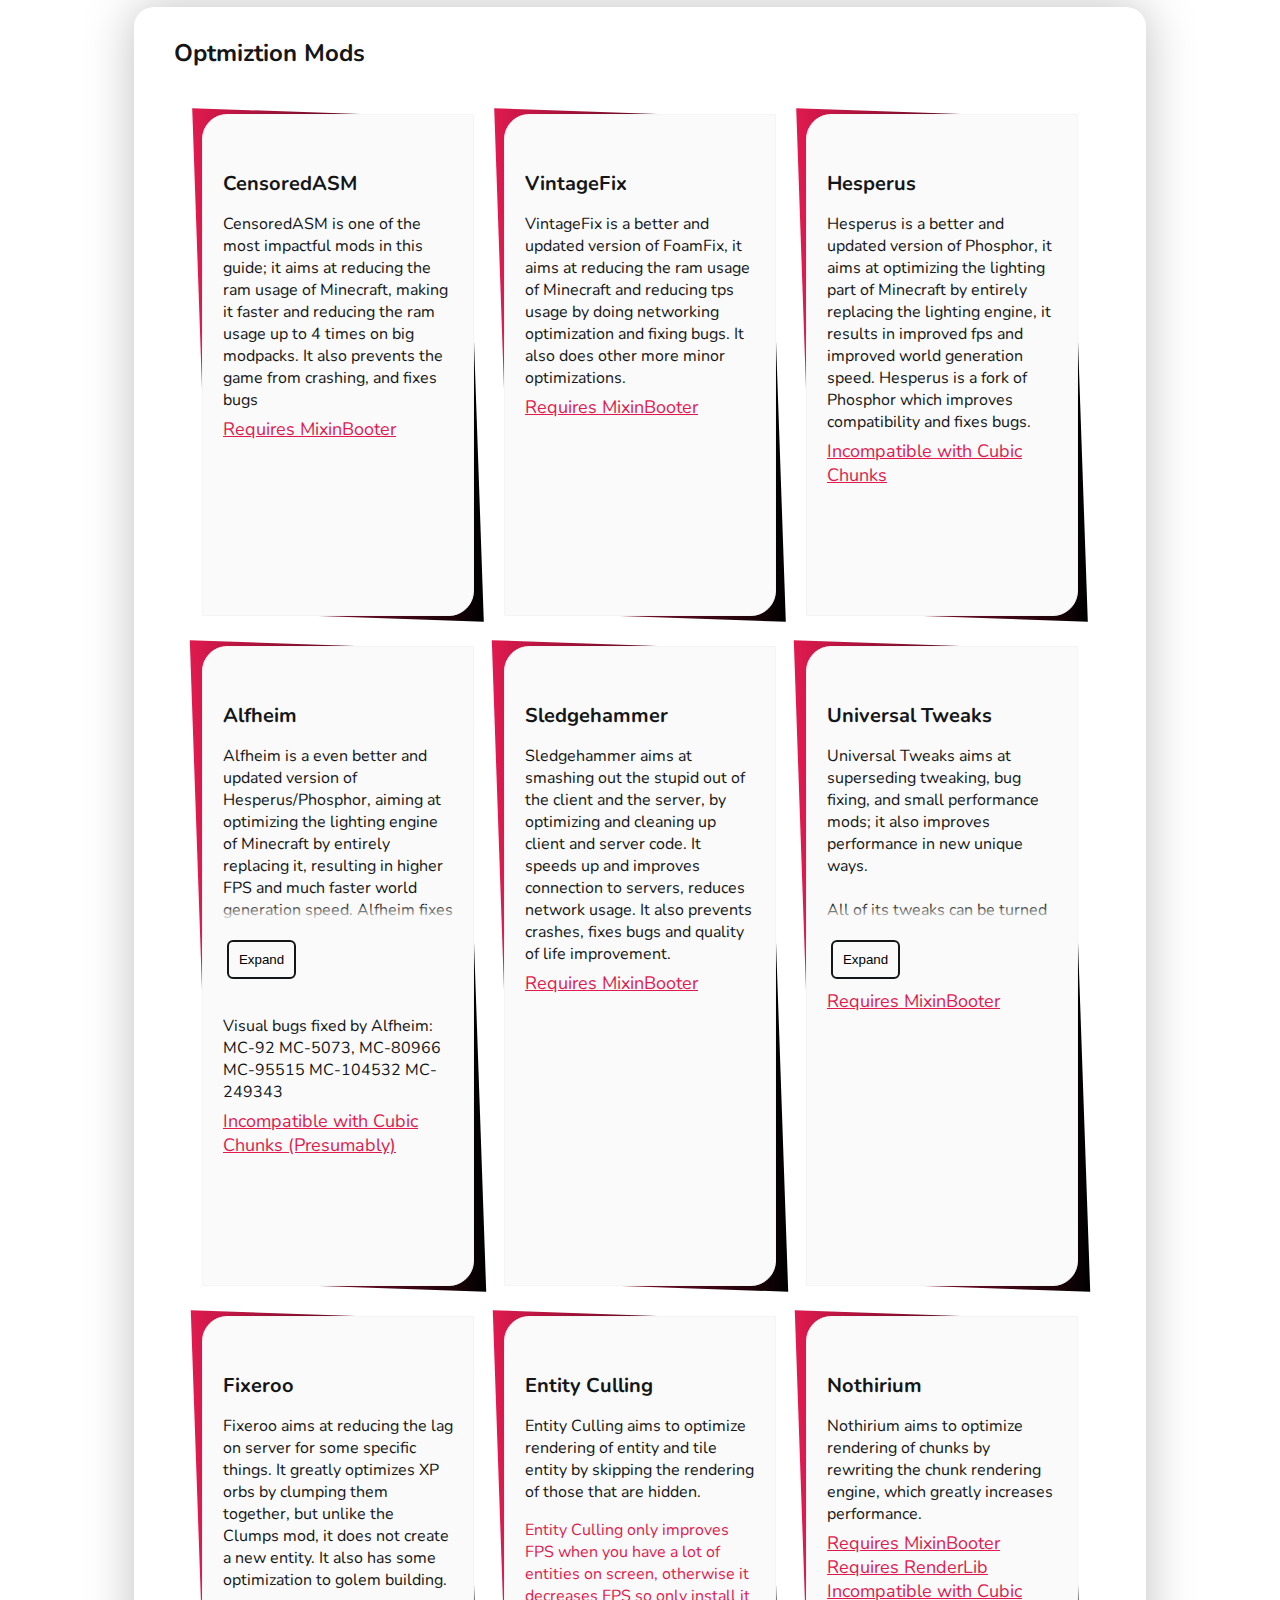
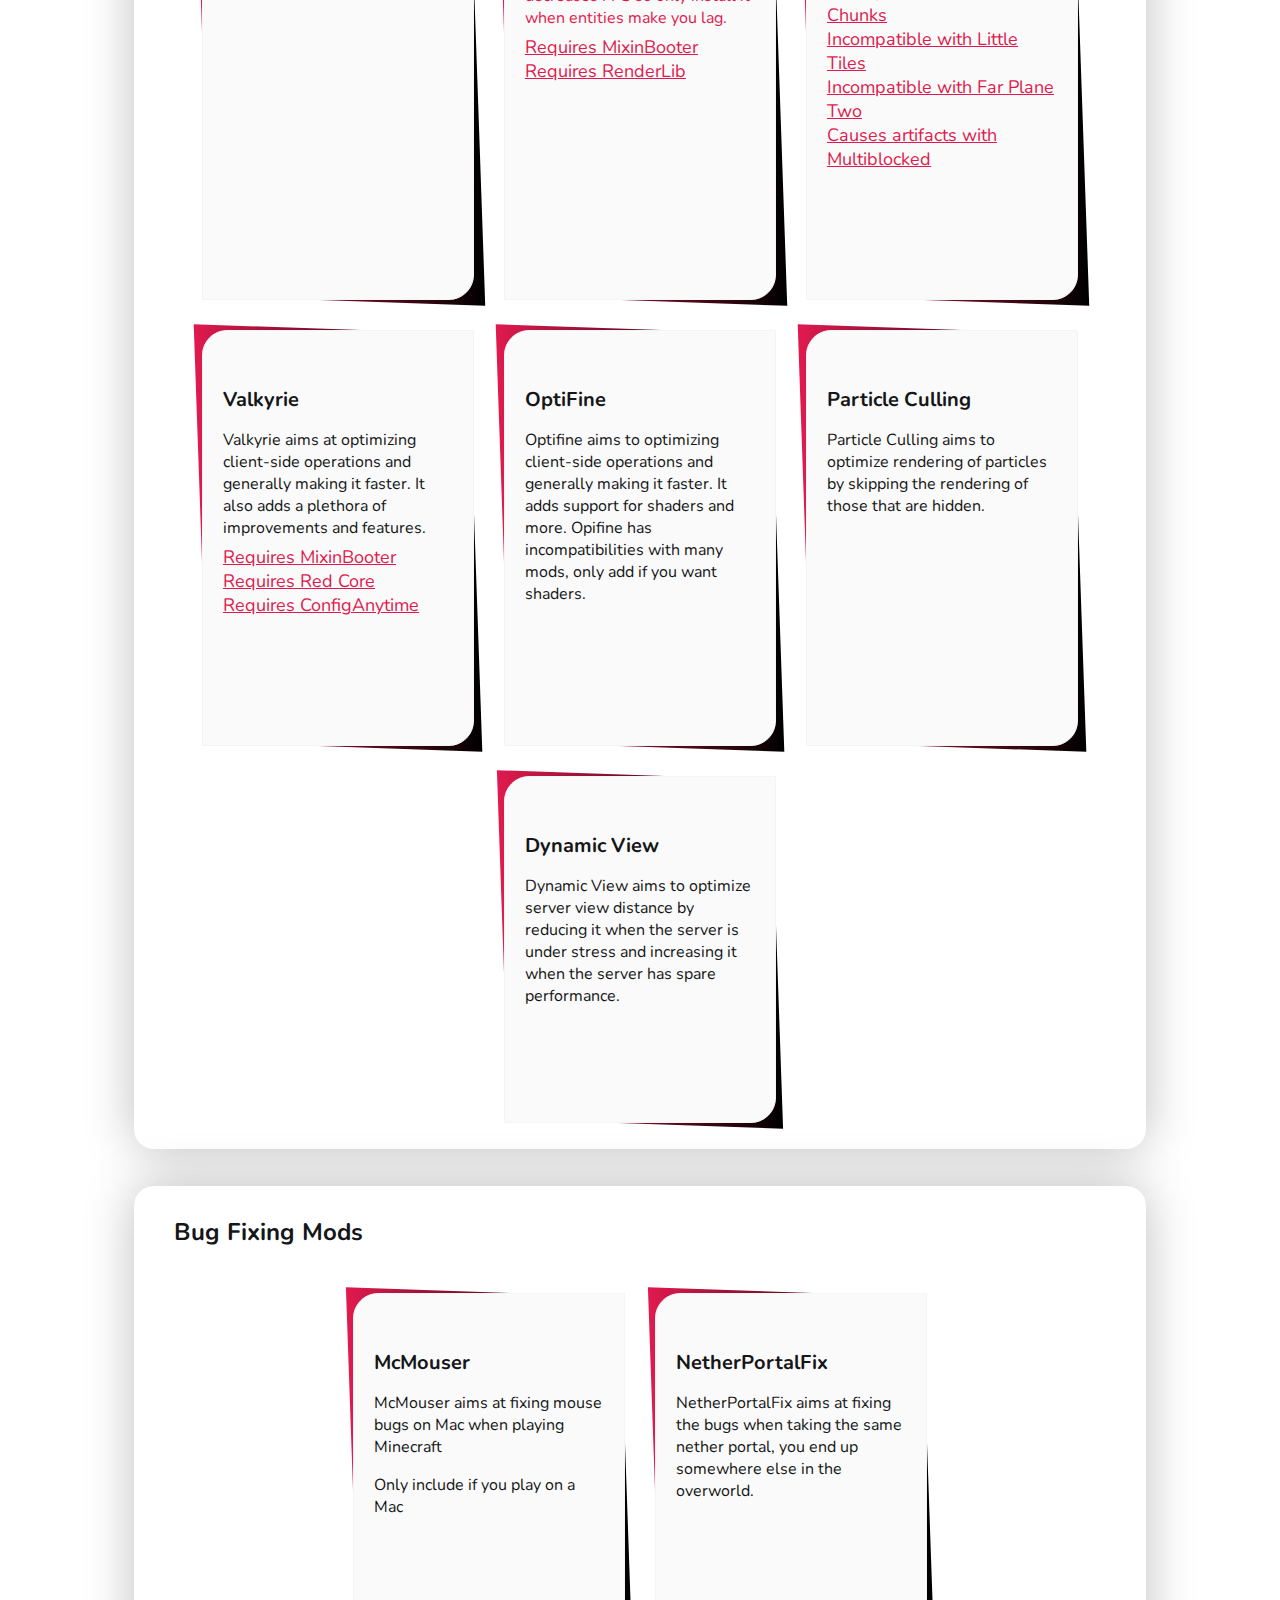
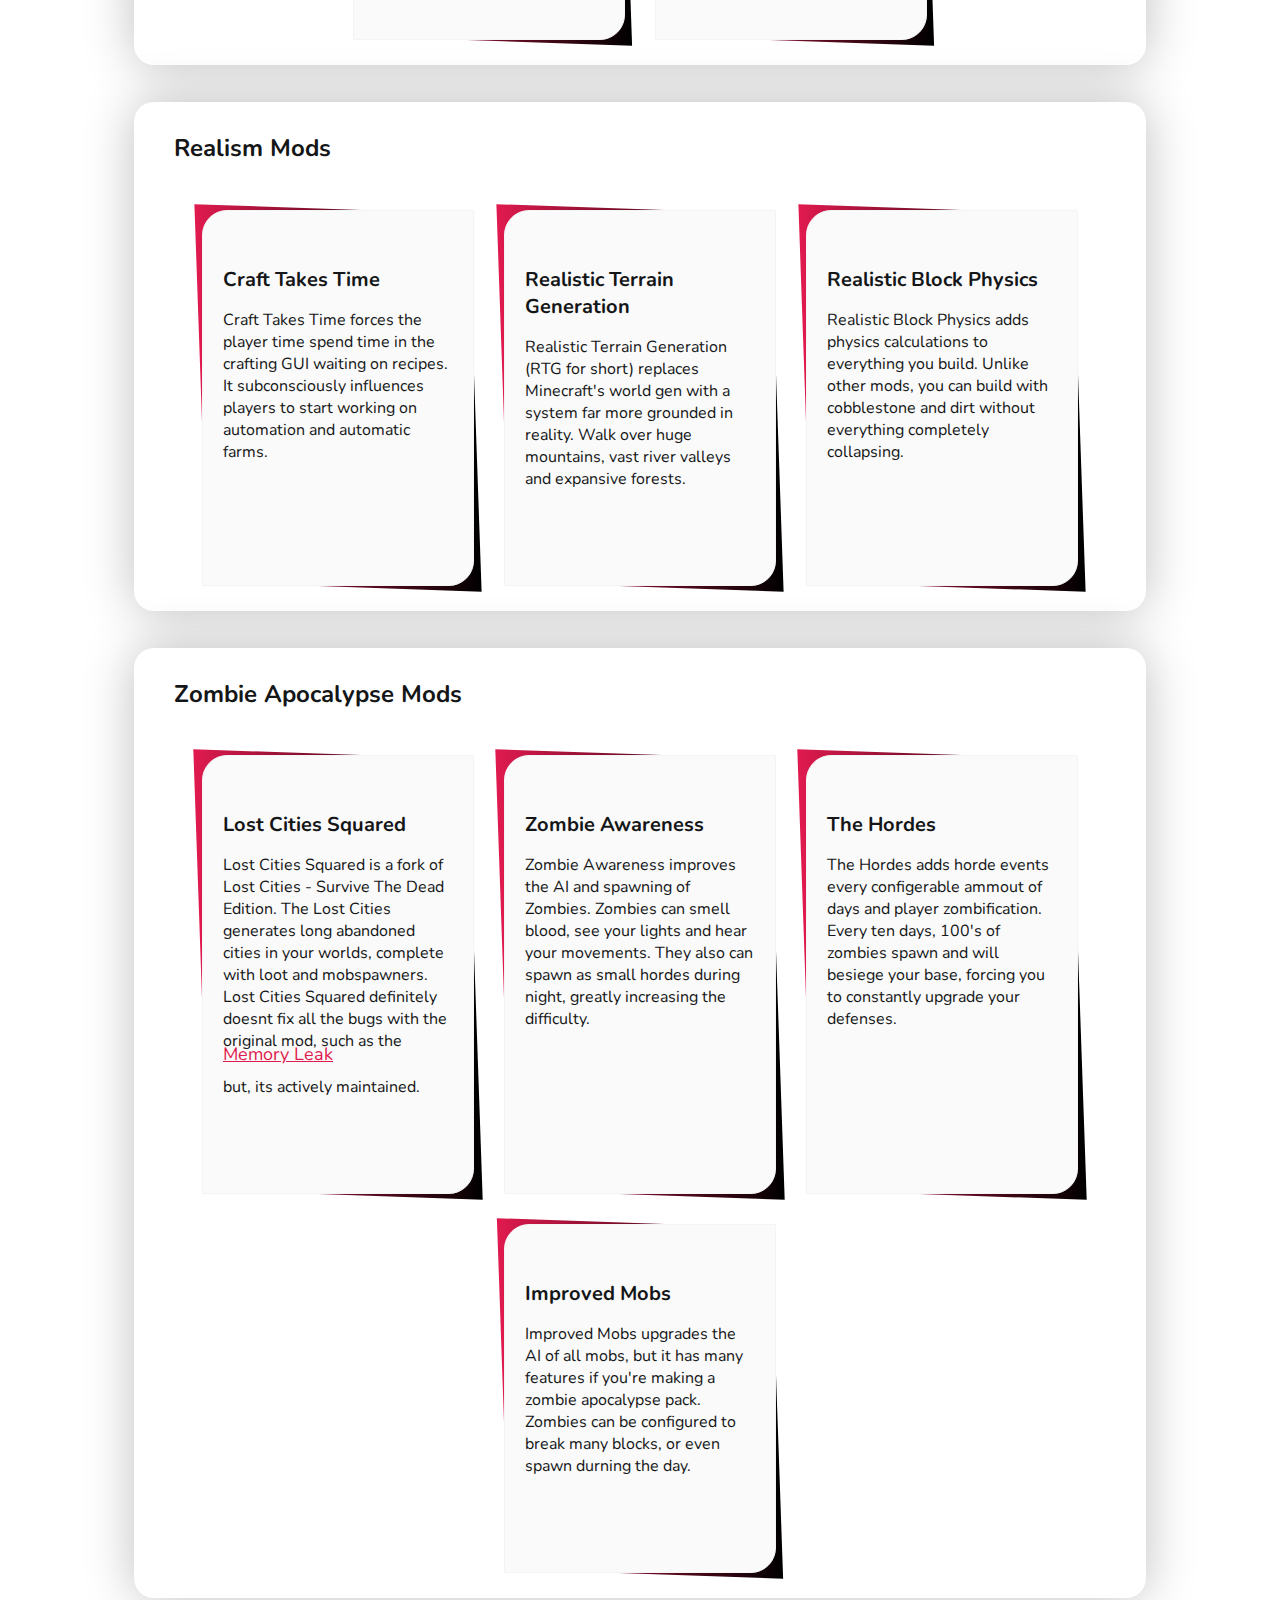
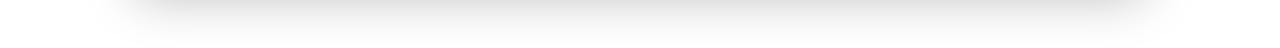
<file: index.html>
<!DOCTYPE html>
<html lang="en">
    <head>
        <meta charset="utf-8">
        <meta http-equiv="X-UA-Compatible" content="IE=edge">
        <title>Strubium's Mod List</title>
        <meta name="viewport" content="width=device-width, initial-scale=1">
        <link rel="stylesheet" href="opticraft.css">
        <link rel="apple-touch-icon" sizes="180x180" href="assets/apple-touch-icon.png">
        <link rel="icon" type="image/png" sizes="32x32" href="assets/favicon-32x32.png">
        <link rel="icon" type="image/png" sizes="16x16" href="assets/favicon-16x16.png">
        <link rel="manifest" href="assets/site.webmanifest">
        <link rel="mask-icon" href="assets/safari-pinned-tab.svg" color="#5bbad5">
        <link rel="shortcut icon" href="assets/favicon.ico">
        <meta name="msapplication-TileColor" content="#da532c">
        <meta name="msapplication-config" content="assets/browserconfig.xml">
        <meta name="theme-color" content="#ffffff">
    </head>
    <body>
        <!-- Optmiztion -->
        <div class="box">
            <h2 class="sides">Optmiztion Mods</h2>
            <ul class="tilesWrap"><li>
                    <h3 class="censored">CensoredASM</h3>
                    <p>
                        <span class="censored">CensoredASM</span> is one of the most impactful mods in this guide; it aims at reducing the ram usage of Minecraft, making it faster and reducing the ram usage up to 4 times on big modpacks.
                        It also prevents the game from crashing, and fixes bugs
                    </p>
                    <a href="https://www.curseforge.com/minecraft/mc-mods/mixin-booter/files" target="_blank">Requires MixinBooter</a>
                    <button onclick="window.open('https://www.curseforge.com/minecraft/mc-mods/lolasm/files','_blank')">Download on CurseForge</button>
                </li>
                <li>
                    <h3>VintageFix</h3>
                    <p>
                        VintageFix is a better and updated version of FoamFix, it aims at reducing the ram usage of Minecraft and reducing tps usage by doing networking optimization and fixing bugs.
                        It also does other more minor optimizations.
                    </p>
                    <a href="https://www.curseforge.com/minecraft/mc-mods/mixin-booter/files" target="_blank">Requires MixinBooter</a>
                    <button onclick="window.open('https://www.curseforge.com/minecraft/mc-mods/vintagefix/files','_blank')">Download on CurseForge</button>
                    <br>
                    <button onclick="window.open('https://modrinth.com/mod/vintagefix/versions','_blank')">Download on Modrinth</button>
                </li>
                <li>
                    <h3 class="hesperus">Hesperus</h3>
                    <p>
                        <span class="hesperus">Hesperus</span> is a better and updated version of Phosphor, it aims at optimizing the lighting part of Minecraft by entirely replacing the lighting engine, it results in improved fps and improved world generation speed.
                        Hesperus is a fork of <span class="phosphor">Phosphor</span> which improves compatibility and fixes bugs.
                    </p>
                    <a href="https://www.curseforge.com/minecraft/mc-mods/opencubicchunks" target="_blank">Incompatible with Cubic Chunks</a>
                    <button onclick="window.open('https://www.curseforge.com/minecraft/mc-mods/hesperus/files','_blank')">Download on CurseForge</button>
                    <br>
                    <button onclick="window.open('https://modrinth.com/mod/vintagefix/versions','_blank')">Download on Modrinth</button>

                </li>
                <li>
                    <h3 class="alfheim">Alfheim</h3>
                    <p>
                        <span class="alfheim">Alfheim</span> is a even better and updated version of Hesperus/Phosphor, aiming at optimizing the lighting engine of Minecraft by entirely replacing it, resulting in higher FPS and much faster world generation speed.
                        Alfheim fixes more bugs than Hesperus and Phosphor, making it better for larger packs 
                    </p> 
                    <input class="expand" type="checkbox" checked>
                    <p>Visual bugs fixed by Alfheim: 
                        MC-92
                        MC-5073, 
                        MC-80966 
                        MC-95515
                        MC-104532
                        MC-249343
                    </p>
                    
                    <a href="https://www.curseforge.com/minecraft/mc-mods/opencubicchunks" target="_blank">Incompatible with Cubic Chunks (Presumably)</a>
                    <button onclick="window.open('https://www.curseforge.com/minecraft/mc-mods/alfheim/files','_blank')">Download on CurseForge</button>
                    <br>
                    <button onclick="window.open('https://modrinth.com/mod/alfheim/versions','_blank')">Download on Modrinth</button>
                </li>
                <li>
                    <h3>Sledgehammer</h3>
                    <p>
                        Sledgehammer aims at smashing out the stupid out of the client and the server, by optimizing and cleaning up client and server code.
                        It speeds up and improves connection to servers, reduces network usage.
                        It also prevents crashes, fixes bugs and quality of life improvement.
                    </p>
                    <a href="https://www.curseforge.com/minecraft/mc-mods/mixin-booter/files" target="_blank">Requires MixinBooter</a>
                    <button onclick="window.open('https://www.curseforge.com/minecraft/mc-mods/sledgehammer/files/4501755','_blank')">Download on CurseForge</button>
                    <br>
                    <button onclick="window.open('https://modrinth.com/plugin/sledgehammer/versions','_blank')">Download on Modrinth</button>
                </li>
                <li>
                    <h3>Universal Tweaks</h3>
                    <p>
                        Universal Tweaks aims at superseding tweaking, bug fixing, and small performance mods; it also improves performance in new unique ways.<br><br>
                        All of its tweaks can be turned on or off.<br><br>
                        Starting with version 1.8 Universal Tweaks includes the entirety of the DupeFix Project.
                    </p>
                    <input class="expand" type="checkbox" checked>
                    <a href="https://www.curseforge.com/minecraft/mc-mods/mixin-booter/files" target="_blank">Requires MixinBooter</a>
                    <button onclick="window.open('https://www.curseforge.com/minecraft/mc-mods/universal-tweaks/files','_blank')">Download on CurseForge</button>
                    <br>
                    <button onclick="window.open('https://modrinth.com/mod/universal-tweaks/versions','_blank')">Download on Modrinth</button>
                </li>
                <li>
                    <h3>Fixeroo</h3>
                    <p>
                        Fixeroo aims at reducing the lag on server for some specific things.
                        It greatly optimizes XP orbs by clumping them together, but unlike the Clumps mod, it does not create a new entity.
                        It also has some optimization to golem building.
                    </p>
                    <button onclick="window.open('https://www.curseforge.com/minecraft/mc-mods/xp-orb-clump/files','_blank')">Download on CurseForge</button>
                </li>
                <li>
                    <h3>Entity Culling</h3>
                    <p>
                        Entity Culling aims to optimize rendering of entity and tile entity by skipping the rendering of those that are hidden.
                    </p>
                    <p style="color: #E01A4F">
                        Entity Culling only improves FPS when you have a lot of entities on screen, otherwise it decreases FPS so only install it when entities make you lag.
                    </p>
                    <a href="https://www.curseforge.com/minecraft/mc-mods/mixin-booter/files" target="_blank">Requires MixinBooter</a>
                    <a href="https://www.curseforge.com/minecraft/mc-mods/renderlib/files" target="_blank">Requires RenderLib</a>
                    <button onclick="window.open('https://www.curseforge.com/minecraft/mc-mods/entity-culling/files?version=1.12.2','_blank')">Download on CurseForge</button>
                    <br>
                    <button onclick="window.open('https://modrinth.com/mod/entityculling/versions','_blank')">Download on Modrinth</button>
                </li>
                <li>
                    <h3>Nothirium</h3>
                    <p>
                        Nothirium aims to optimize rendering of chunks by rewriting the chunk rendering engine, which greatly increases performance.
                    </p>
                    <a href="https://www.curseforge.com/minecraft/mc-mods/mixin-booter/files" target="_blank">Requires MixinBooter</a>
                    <a href="https://www.curseforge.com/minecraft/mc-mods/renderlib/files" target="_blank">Requires RenderLib</a>
                    <a href="https://www.curseforge.com/minecraft/mc-mods/opencubicchunks" target="_blank">Incompatible with Cubic Chunks</a>
                    <a href="https://www.curseforge.com/minecraft/mc-mods/littletiles" target="_blank">Incompatible with Little Tiles</a>
                    <a href="https://www.curseforge.com/minecraft/mc-mods/farplanetwo" target="_blank">Incompatible with Far Plane Two</a>
                    <a href="https://www.curseforge.com/minecraft/mc-mods/multiblocked" target="_blank">Causes artifacts with Multiblocked</a>
                    <button onclick="window.open('https://www.curseforge.com/minecraft/mc-mods/nothirium/files','_blank')">Download on CurseForge</button>
                    <br>
                    <button onclick="window.open('https://modrinth.com/mod/entityculling/versions','_blank')">Download on Modrinth</button>
                </li>
                <li>
                    <h3>Valkyrie</h3>
                    <p>
                        Valkyrie aims at optimizing client-side operations and generally making it faster.
                        It also adds a plethora of improvements and features.
                    </p>
                    <a href="https://www.curseforge.com/minecraft/mc-mods/mixin-booter/files" target="_blank">Requires MixinBooter</a>
                    <a href="https://www.curseforge.com/minecraft/mc-mods/red-core" target="_blank">Requires Red Core</a>
                    <a href="https://www.curseforge.com/minecraft/mc-mods/configanytime" target="_blank">Requires ConfigAnytime</a>
                    <button onclick="window.open('https://www.curseforge.com/minecraft/mc-mods/valkyrie/files','_blank')">Download on CurseForge</button>
                    <br>
                    <button onclick="window.open('https://modrinth.com/mod/valkyrie/versions','_blank')">Download on Modrinth</button>
                </li>
                <li>
                    <h3>OptiFine</h3>
                    <p>
                        Optifine aims to optimizing client-side operations and generally making it faster. It adds support for shaders and more.
                        Opifine has incompatibilities with many mods, only add if you want shaders.
                    </p>
                    <button onclick="window.open('https://optifine.net/adloadx?f=preview_OptiFine_1.12.2_HD_U_G6_pre1.jar','_blank')">Download on OptiFine.net</button>
                </li>
                <li>
                    <h3>Particle Culling</h3>
                    <p>
                        Particle Culling aims to optimize rendering of particles by skipping the rendering of those that are hidden.
                    </p>
                    <button onclick="window.open('https://www.curseforge.com/minecraft/mc-mods/particle-culling/files','_blank')">Download on CurseForge</button>
                    <br>
                    <button onclick="window.open('https://modrinth.com/mod/particle-culling/versions','_blank')">Download on Modrinth</button>
                </li>
                <li>
                    <h3>Dynamic View</h3>
                    <p>
                        Dynamic View aims to optimize server view distance by reducing it when the server is under stress and increasing it when the server has spare performance.
                    </p>
                    <button onclick="window.open('https://www.curseforge.com/minecraft/mc-mods/dynamic-view/files?version=1.12.2','_blank')">Download on CurseForge</button>
                </li>
            </ul>
        </div>

        <!-- Bug Fixing Only -->

        <div class="box">
            <h2 class="sides">Bug Fixing Mods</h2>
            <ul class="tilesWrap">
                <li>
                    <h3>McMouser</h3>
                    <p>
                        McMouser aims at fixing mouse bugs on Mac when playing Minecraft
                    </p>
                    <p>
                        Only include if you play on a Mac
                    </p>
                    <button onclick="window.open('https://www.curseforge.com/minecraft/mc-mods/mcmouser/files?version=1.12.2','_blank')">Download on CurseForge</button>
                </li>
                <li>
                    <h3>NetherPortalFix</h3>
                    <p>
                        NetherPortalFix aims at fixing the bugs when taking the same nether portal, you end up somewhere else in the overworld.
                    </p>
                    <button onclick="window.open('https://www.curseforge.com/minecraft/mc-mods/netherportalfix/files?version=1.12.2','_blank')">Download on CurseForge</button>
                </li>
            </ul>
        </div>
        <!-- Realism Only -->
        <div class="box">
            <h2 class="sides">Realism Mods</h2>
            <ul class="tilesWrap">
                <li>
                    <h3>Craft Takes Time</h3>
                    <p>
                        Craft Takes Time forces the player time spend time in the crafting GUI waiting on recipes. It subconsciously influences players to start working on automation and automatic farms.
                    </p>
                    <button onclick="window.open('https://www.curseforge.com/minecraft/mc-mods/craft-time','_blank')">Download on CurseForge</button>
                </li>
                <li>
                    <h3>Realistic Terrain Generation</h3>
                    <p>
                        Realistic Terrain Generation (RTG for short) replaces Minecraft's world gen with a system far more grounded in reality. Walk over huge mountains, vast river valleys and expansive forests.   
                    </p>
                    <button onclick="window.open('https://www.curseforge.com/minecraft/mc-mods/realistic-terrain-generation','_blank')">Download on CurseForge</button>
                </li>
                <li>
                    <h3>Realistic Block Physics</h3>
                    <p>
                        Realistic Block Physics adds physics calculations to everything you build. Unlike other mods, you can build with cobblestone and dirt without everything completely collapsing. 
                    </p>
                    <button onclick="window.open('https://www.curseforge.com/minecraft/mc-mods/realistic-block-physics','_blank')">Download on CurseForge</button>
                </li>
            </ul>
        </div>
        <div class="box">
            <h2 class="sides">Zombie Apocalypse Mods</h2>
            <ul class="tilesWrap">
                <li>
                    <h3>Lost Cities Squared</h3>
                    <p>
                        Lost Cities Squared is a fork of Lost Cities - Survive The Dead Edition. The Lost Cities generates long abandoned cities in your worlds, complete with loot and mobspawners.
                        Lost Cities Squared definitely doesnt fix all the bugs with the original mod, such as the <a class="fancyHerf" href="https://github.com/McJtyMods/LostCities/issues/251" target="_blank">Memory Leak</a> but, its actively maintained. 
                    </p>
                    <button onclick="window.open('https://www.curseforge.com/minecraft/mc-mods/lost-cities-squared','_blank')">Download on CurseForge</button>
                </li>
                <li>
                    <h3>Zombie Awareness</h3>
                    <p>
                    Zombie Awareness improves the AI and spawning of Zombies. Zombies can smell blood, see your lights and hear your movements. They also can spawn as small hordes during night, greatly increasing the difficulty. 
                    </p>
                    <button onclick="window.open('https://www.curseforge.com/minecraft/mc-mods/zombie-awareness','_blank')">Download on CurseForge</button>
                </li>
                <li>
                    <h3>The Hordes</h3>
                    <p>
                    The Hordes adds horde events every configerable ammout of days and player zombification. Every ten days, 100's of zombies spawn and will besiege your base, forcing you to constantly upgrade your defenses.      
                    </p>
                    <button onclick="window.open('https://www.curseforge.com/minecraft/mc-mods/the-hordes','_blank')">Download on CurseForge</button>
                </li>
                <li>
                    <h3>Improved Mobs</h3>
                    <p>
                    Improved Mobs upgrades the AI of all mobs, but it has many features if you're making a zombie apocalypse pack. Zombies can be configured to break many blocks, or even spawn durning the day.    
                    </p>
                    <button onclick="window.open('https://www.curseforge.com/minecraft/mc-mods/improved-mobs','_blank')">Download on CurseForge</button>
                </li>
            </ul>
        </div>
    </body>
</html>
</file>
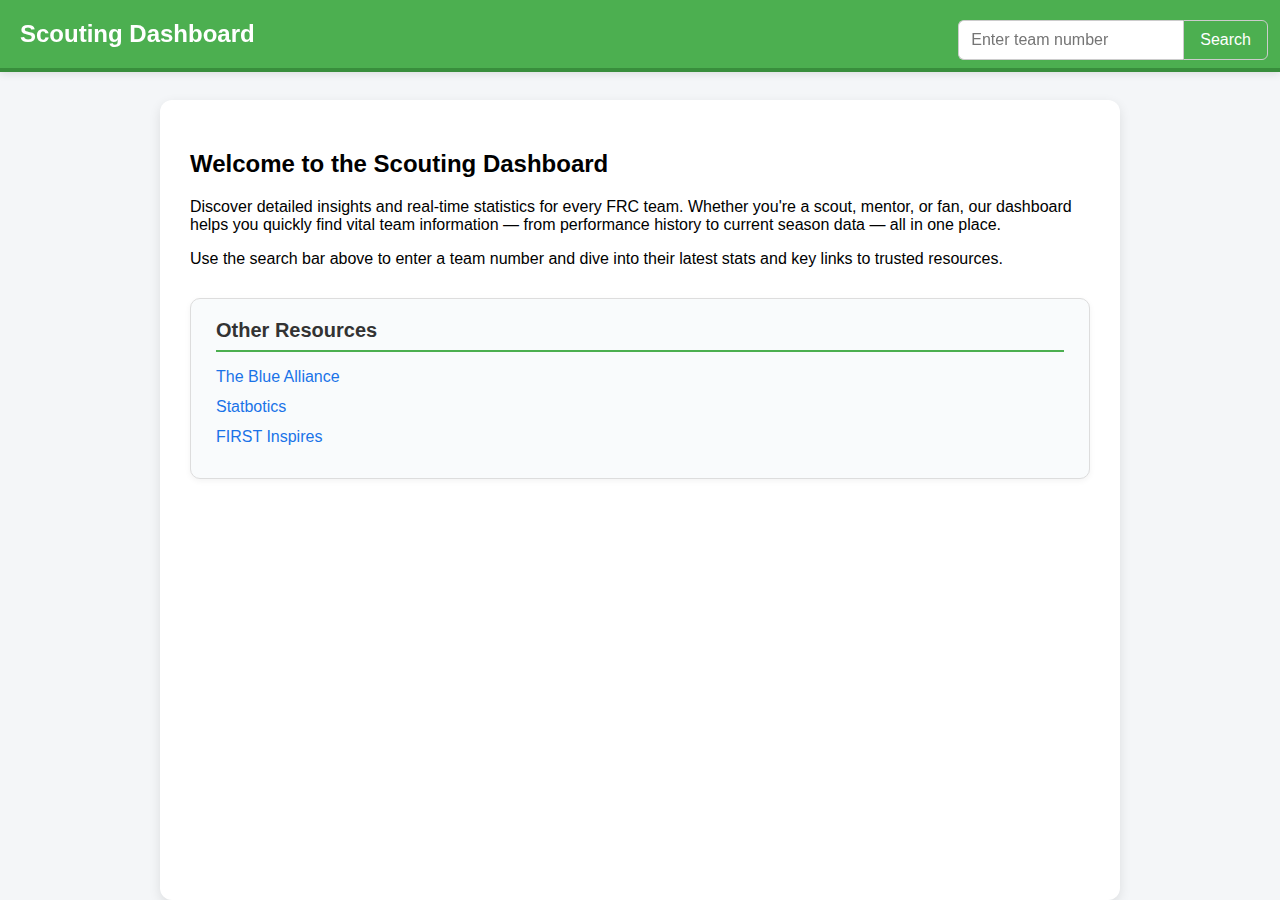
<file: dashboard/index.html>
<!DOCTYPE html>
<html lang="en">
<head>
    <meta charset="UTF-8">
    <meta name="viewport" content="width=device-width, initial-scale=1.0">
    <title>Scouting Dashboard</title>
    <link rel="stylesheet" href="style.css">
    <link rel="icon" href="favicon.png" type="image/png">
</head>
<body>

<header class="main-header">
    <h1>Scouting Dashboard</h1>

    <!-- Search bar -->
    <form class="search-bar" onsubmit="event.preventDefault(); redirectToTeam();">
        <input type="number" id="teamInput" placeholder="Enter team number" required>
        <button type="submit">Search</button>
    </form>
</header>

<div class="container">

    <!-- Intro section -->
    <section class="intro">
        <h2>Welcome to the Scouting Dashboard</h2>
        <p>
            Discover detailed insights and real-time statistics for every FRC team. Whether you're a scout, mentor, or fan, our dashboard helps you quickly find vital team information — from performance history to current season data — all in one place.
        </p>
        <p>
            Use the search bar above to enter a team number and dive into their latest stats and key links to trusted resources.
        </p>
    </section>

    <!-- External Resources -->
    <div class="links-card">
        <h2>Other Resources</h2>
        <ul>
            <li><a href="https://www.thebluealliance.com" target="_blank" rel="noopener noreferrer">The Blue Alliance</a></li>
            <li><a href="https://www.statbotics.io" target="_blank" rel="noopener noreferrer">Statbotics</a></li>
            <li><a href="https://frc-events.firstinspires.org" target="_blank" rel="noopener noreferrer">FIRST Inspires</a></li>
        </ul>
    </div>
</div>

<script>
    function redirectToTeam() {
        const teamNum = document.getElementById('teamInput').value.trim();
        if (teamNum) {
            window.location.href = 'team.html';
        }
    }
</script>

</body>
</html>
</file>
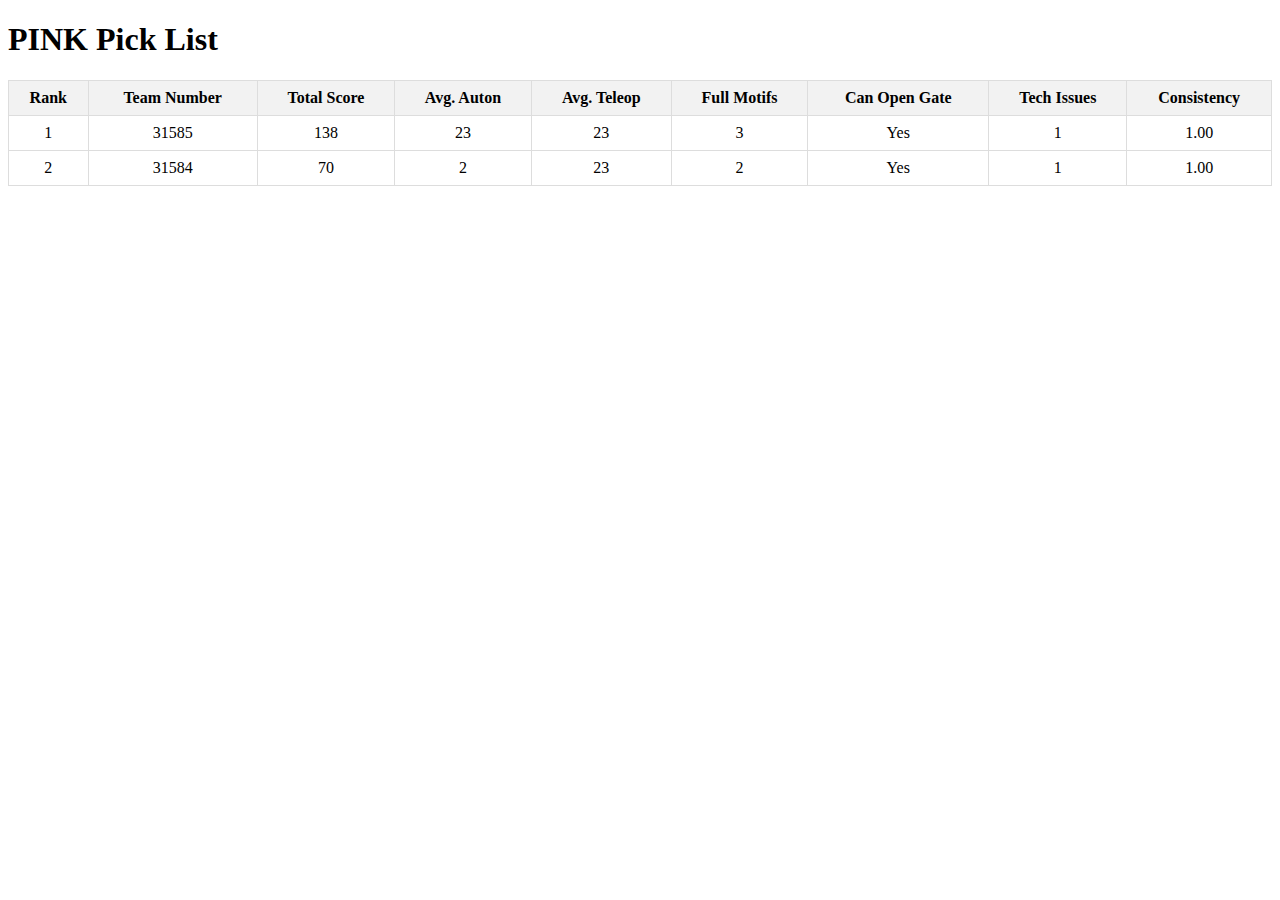
<file: teams.html>
<!DOCTYPE html>
<html lang='en'>
<head>
<meta charset='UTF-8'>
<meta name='viewport' content='width=device-width, initial-scale=1.0'>
<title>PINK Pick List</title>
<style>
table { border-collapse: collapse; width: 100%; }
th, td { border: 1px solid #ddd; padding: 8px; text-align: center; }
th { background-color: #f2f2f2; }
</style>
</head>
<body>
<h1>PINK Pick List</h1>
<table>
<tr><th>Rank</th><th>Team Number</th><th>Total Score</th><th>Avg. Auton</th><th>Avg. Teleop</th><th>Full Motifs</th><th>Can Open Gate</th><th>Tech Issues</th><th>Consistency</th></tr>
<tr><td>1</td><td>31585</td><td>138</td><td>23</td><td>23</td><td>3</td><td>Yes</td><td>1</td><td>1.00</td></tr>
<tr><td>2</td><td>31584</td><td>70</td><td>2</td><td>23</td><td>2</td><td>Yes</td><td>1</td><td>1.00</td></tr>
</table>
</body>
</html>
</file>
<file: opticraft.css>
@import url('https://fonts.googleapis.com/css2?family=Nunito:wght@700&display=swap');

@media (prefers-color-scheme: light) {
	body {
		background: #FFFFFF;
		color: #141617;
	}

	.version {
		color: #141617;
	}

	.box {
		background-color: #FFFFFF;
		box-shadow:0px 0px 50px 0px rgba(0,0,0,0.25);
	}
	
	.tilesWrap li {
		background: #FAFAFA;
		border: 1px solid #F4F4F4;
	}
	.tilesWrap li p::before {
		background: linear-gradient(to bottom, transparent, #FAFAFA);
	}
	.tilesWrap li input {
		border: 2px solid #141617;
	}
	.tilesWrap li button {
		border: 2px solid #141617;
	}
	.tilesWrap li button:before {
		background: #e6e6e6;
	}
  }

  @media (prefers-color-scheme: dark) {
	body {
		background: #141617;
		color: #F9F8F8;
	}

	.version {
		color: #F9F8F8;
	}

	.box {
		background-: #1A1C1D;
	}

	.tilesWrap li {
		background: #262a2b;
		border: 1px solid #252727;
	}
	.tilesWrap li p::before {
		background: linear-gradient(to bottom, transparent, #262a2b);
	}
	.tilesWrap li input {
		border: 2px solid #F9F8F8;
		color: #F9F8F8;
	}
	.tilesWrap li button {
		border: 2px solid #F9F8F8;
		color: #F9F8F8;
	}
	.tilesWrap li button:before {
		background: #F9F8F8;
	}
  }

  

body {
	font-family: 'Nunito';
}

.header-div {
	position: static;
	margin: 0% 0% 0% 10%;
	width: 80%;
	height: 220px;
}

.logo {
	position: relative;
	width:60px;
	height:112px;
	top: 30px;
	left: 10px;
}
.title {
    position: relative;
    padding: 0px 0px 0px 90px;
	top: -110px;
}
.title-desc {
    position: relative;
    padding: 0px 0px 0px 92px;
    top: -140px;
}
.desc {
    position: relative;
    padding: 0px 0px 0px 92px;
    top: -150px;
}
.desc-span {
	color: #E01A4F;
}
.issues {
	color: #E01A4F;
	transition: text-shadow 0.5s;
}
.issues:hover {
	text-shadow: 0px 0px 10px #E01A4F;
}
.version {
    position: relative;
    padding: 0px 0px 0px 92px;
    top: -160px;
	font-size: 19px;
	transition: text-shadow 0.5s;
}
.version:hover {
	color: #E01A4F;
	text-shadow: 0px 0px 10px #E01A4F;
}



.box {
	position: sticky;
	margin: -1% 0% 0% 10%;
	width: 80%;
	border-radius: 20px;
}

.sides {
	position: relative;
	top: 30px;
    left: 40px;
}

.tilesWrap {
	padding: 1%;
	margin: 50px auto;
	list-style: none;
	text-align: center;
	display: flex;
	align-items: stretch;
	justify-content: center;
	flex-wrap: wrap;
}
.tilesWrap li {
	display: inline-block;
	flex: 1;
	width: 20%;
	min-width: 200px;
	max-width: 230px;
	padding: 80px 20px 40px;
	position: relative;
	vertical-align: top;
	margin: 15px;
	min-height: 25vh;
	text-align: left;
	border-radius: 25px 0px 25px 0px;
}
.tilesWrap li h3 {
	margin-top: -25px;
	font-size: 20px;
	margin-bottom: 0px;
}
.tilesWrap li h4 {
	font-size: 18px;
	: #E01A4F;
	top: -10px;
	position: relative;
	display: block;
}
.tilesWrap li p:has(+ .expand:checked) {
	--max-lines: 10;
	--line-height: 1.1;

	max-height: calc(var(--max-lines) * 16px * var(--line-height));

	overflow: hidden;
	position: relative;
}
.tilesWrap li p::before {
	content: "";
	position: absolute;
	height: calc(16px * var(--line-height));
	width: 100%;
	bottom: 0;
	pointer-events: none;
}
.tilesWrap li input {
	background: transparent;
	padding: 10px 10px;
	border-radius: 6px;
	position: relative;
	cursor: pointer;
	appearance: none;
	margin-bottom: 20px;
}
.tilesWrap li input::before {
	content: "Collapse";
}
.tilesWrap li input:checked::before {
	content: "Expand";
}
.tilesWrap li a {
	font-size: 18px;
	color: #E01A4F;
	top: -10px;
	position: relative;
	display: block;
}
.fancyHerf a {
	color: #E01A4F;
}
.tilesWrap li button {
	background: transparent;
	padding: 10px 10px;
	border-radius: 6px;
	position: relative;
	transition: all 0.3s ease-in-out;
	transform: translateY(-40px);
	opacity: 0;
	cursor: pointer;
	overflow: hidden;
}
.tilesWrap li button:before {
	content: '';
	position: absolute;
	height: 100%;
	width: 120%;
	top: 0;
	opacity: 0;
	left: -140px;
	border-radius: 0 20px 20px 0;
	z-index: -1;
	transition: all 0.3s ease-in-out;

}
.tilesWrap li:hover button {
	transform: translateY(5px);
	opacity: 1;
}
.tilesWrap li button:hover {
	color: #262a2b;
}
.tilesWrap li button:hover:before {
	left: 0;
	opacity: 1;
}
.tilesWrap li:before {
	content: '';
	position: absolute;
	top: -2px;
	left: -2px;
	right: -2px;
	bottom: -2px;
	z-index: -1;
	background: #F9F8F8;
	transform: skew(2deg, 2deg);
}
.tilesWrap li:before {
	background: #E01A4F;
	background: -webkit-linear-gradient(to right, #E01A4F, #000000);
	background: linear-gradient(to right, #E01A4F, #000000);
}
.tilesWrap br {
   display: block;
   margin: 10px 0;
};
}
.censored {
	transition: filter 1s;
}
.censored:hover {
	filter: blur(4px);
}
.hesperus {
	transition: text-shadow 1s;
}
.hesperus:hover {
	text-shadow: 0px 0px 20px #F9C22E;
}
.alfheim {
	transition: text-shadow 1s;
}
.alfheim:hover {
	text-shadow: 0px 0px 20px #DB3A1A;
}
</file>
<file: dashboard/style.css>
body {
    font-family: Arial, sans-serif;
    background-color: #f4f6f8;
    margin: 0;
    padding: 0;
    display: flex;
    justify-content: center;
    min-height: 100vh;
}

.container {
    background-color: white;
    margin-top: 100px;
    padding: 30px;
    border-radius: 12px;
    box-shadow: 0 4px 12px rgba(0,0,0,0.1);
    width: 95%;
    max-width: 900px;
}

/* Search Bar */
.search-bar {
    position: fixed;
    top: 20px;
    right: 12px;
    display: flex;
    justify-content: flex-end;
    align-items: center;
    z-index: 1001;
}

.search-bar input {
    padding: 10px 12px;
    font-size: 16px;
    border-radius: 6px 0 0 6px;
    border: 1px solid #ccc;
    border-right: none;
    width: 200px;
    z-index: 1002;
}

.search-bar button {
    padding: 10px 16px;
    font-size: 16px;
    border-radius: 0 6px 6px 0;
    border: 1px solid #ccc;
    background-color: #4CAF50;
    color: white;
    cursor: pointer;
    z-index: 1002;
}

/* Horizontal team card */
.team-card {
    display: flex;
    gap: 20px;
    align-items: flex-start;
    flex-wrap: wrap;
}
.team-image-container {
    width: 250px;
    height: 250px;    /* fixed height */
    border-radius: 8px;
    overflow: hidden; /* ensures image doesn't overflow */
    display: flex;
    justify-content: center;
    align-items: center;
    background-color: #f0f0f0; /* optional: placeholder bg */
}

.team-image {
    width: 100%;
    height: 100%;
    object-fit: contain; /* or cover if you want fill */
    display: block;      /* remove inline spacing */
}


/* Optional hover effect */
.team-image-container:hover .team-image {
    transform: scale(0.9); /* slightly shrink on hover */
}


.team-info {
    flex: 2 1 400px;
}

.info-table {
    width: 100%;
    margin-top: 10px;
    border-collapse: collapse;
}

.info-table td {
    padding: 8px;
    border-bottom: 1px solid #ddd;
}

.info-table td.label {
    font-weight: bold;
    color: #555;
}

fieldset {
    border: 1px solid #ccc;
    padding: 25px;
    margin-bottom: 20px;
    border-radius: 6px;
}

legend {
    font-weight: bold;
    padding: 0 8px;
}

.main-header {
    position: fixed;
    top: 0;
    left: 0;
    right: 0;
    z-index: 1000;
    background-color: #4CAF50;
    color: white;
    padding: 20px;
    text-align: left;
    border-bottom: 4px solid #388E3C;
    box-shadow: 0 2px 8px rgba(0,0,0,0.1);
}

.main-header h1 {
    margin: 0;
    font-size: 24px;
}

.links-card {
    margin-top: 30px;
    padding: 20px 25px;
    background-color: #f9fbfc;
    border: 1px solid #ddd;
    border-radius: 10px;
    box-shadow: 0 2px 6px rgba(0, 0, 0, 0.05);
}

.links-card h2 {
    margin-top: 0;
    font-size: 20px;
    color: #333;
    border-bottom: 2px solid #4CAF50;
    padding-bottom: 8px;
}

.links-card ul {
    list-style: none;
    padding: 0;
    margin: 15px 0 0 0;
}

.links-card li {
    margin-bottom: 12px;
}

.links-card a {
    text-decoration: none;
    color: #1a73e8;
    font-weight: 500;
    transition: color 0.2s ease;
}

.links-card a:hover {
    color: #0b59d9;
    text-decoration: underline;
}

.error-box {
    background-color: #fef3c7;
    padding: 15px;
    border-left: 5px solid #f59e0b;
    margin-top: 20px;
    color: #000;
}

.suggestion-box {
    position: absolute;
    top: 100%;  /* just below the input/button */
    right: 0;   /* align to the right edge of .search-bar */
    background: white;
    border: 1px solid #ccc;
    border-top: none;
    max-height: 200px;
    overflow-y: auto;
    width: 200px; /* same as input width */
    z-index: 1003;
    display: none; /* toggle with JS */
    box-sizing: border-box;
    border-radius: 0 0 6px 6px;
}

.suggestion-box div {
    padding: 8px;
    cursor: pointer;
}

.suggestion-box div:hover {
    background-color: #f0f0f0;
}
.sub-container {
    margin-top: 25px;
    padding: 20px 25px;
    background-color: #f0f2f4;
    border: 1px solid #ccc;
    border-radius: 10px;
    box-shadow: 0 2px 6px rgba(0, 0, 0, 0.05);
}



/* === DARK MODE === */
@media (prefers-color-scheme: dark) {
    body {
        background-color: #121212;
        color: #e0e0e0;
    }

    .container {
        background-color: #1e1e1e;
        box-shadow: 0 4px 12px rgba(0,0,0,0.4);
    }

    .search-bar input {
        background-color: #2c2c2c;
        color: #e0e0e0;
        border: 1px solid #555;
    }

    .search-bar button {
        background-color: #66bb6a;
        border: 1px solid #555;
        color: #fff;
    }

    .team-image {
        border: 1px solid #444;
    }

    .info-table td {
        border-bottom: 1px solid #333;
    }

    .info-table td.label {
        color: #bbb;
    }

    fieldset {
        border: 1px solid #555;
    }

    .main-header {
        background-color: #388E3C;
        border-bottom: 4px solid #2e7d32;
        box-shadow: 0 2px 8px rgba(0,0,0,0.6);
    }

    .links-card {
        background-color: #1a1a1a;
        border: 1px solid #333;
        box-shadow: 0 2px 6px rgba(0, 0, 0, 0.2);
    }

    .links-card h2 {
        color: #ccc;
        border-bottom: 2px solid #66bb6a;
    }

    .links-card a {
        color: #4ea3ff;
    }

    .links-card a:hover {
        color: #82cfff;
    }

    .error-box {
            background-color: #4b3c1d;
            border-left-color: #facc15;
            color: #fefce8;
        }

        .suggestion-box {
            background-color: #2c2c2c;
            color: #e0e0e0;
            border: 1px solid #444;
        }

        .suggestion-box div:hover {
            background-color: #3a3a3a;
        }

        .sub-container {
                background-color: #1a1a1a;
                border: 1px solid #444;
                box-shadow: 0 2px 6px rgba(0, 0, 0, 0.3);
        }
        .sub-container h2 {
                color: #ccc;
                border-bottom: 2px solid #66bb6a;
        }

}
/* Mobile styles */
@media (max-width: 600px) {
    .search-bar {
        position: fixed;
        top: 10px;
        left: 50%;
        transform: translateX(-50%);
        width: 90vw; /* almost full width */
        justify-content: center;
        border-radius: 8px;
        box-shadow: 0 2px 8px rgba(0,0,0,0.1);
        padding: 4px;
    }

    .search-bar input {
        width: 70%; /* occupy most space */
        font-size: 18px;
        padding: 14px 12px; /* larger for fingers */
        border-radius: 6px 0 0 6px;
        border: 1px solid #ccc;
        border-right: none;
    }

    .search-bar button {
        width: 30%;
        padding: 14px 0;
        font-size: 18px;
        border-radius: 0 6px 6px 0;
        border: 1px solid #ccc;
    }
}
</file>
